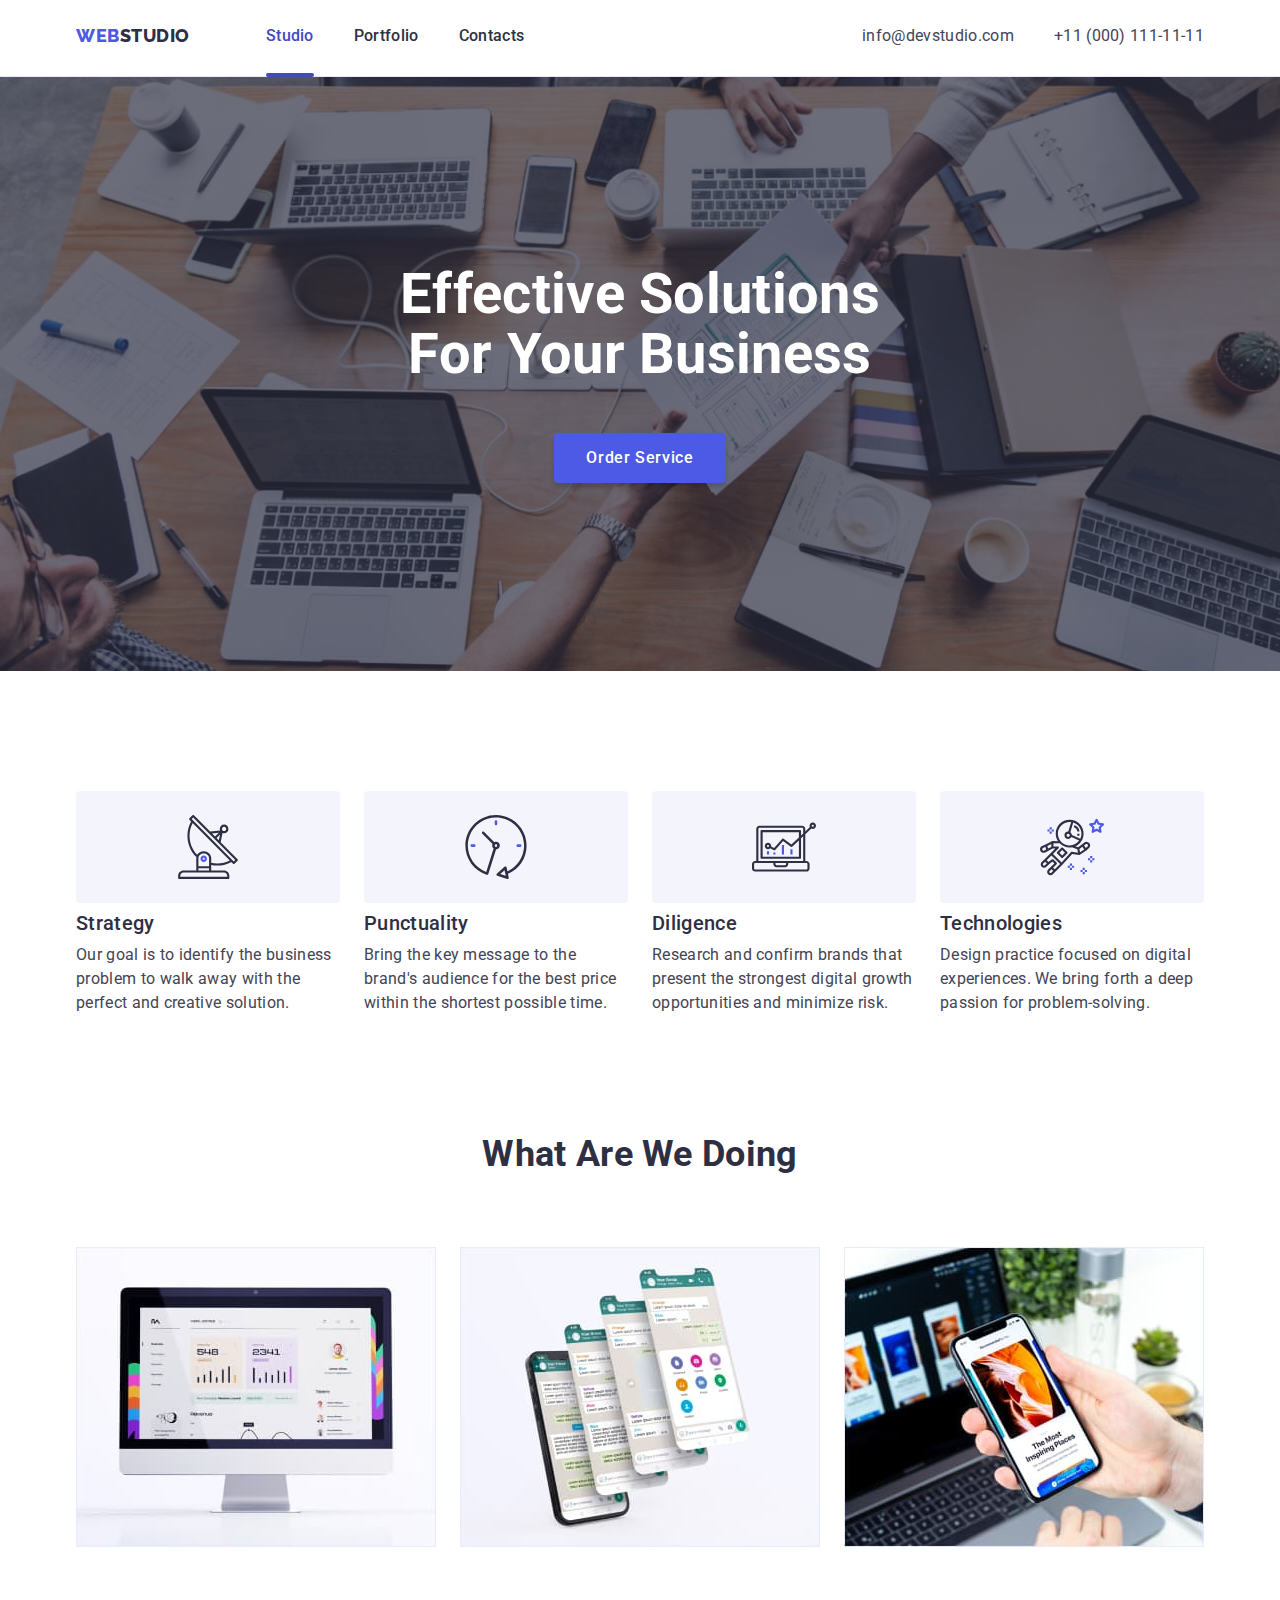
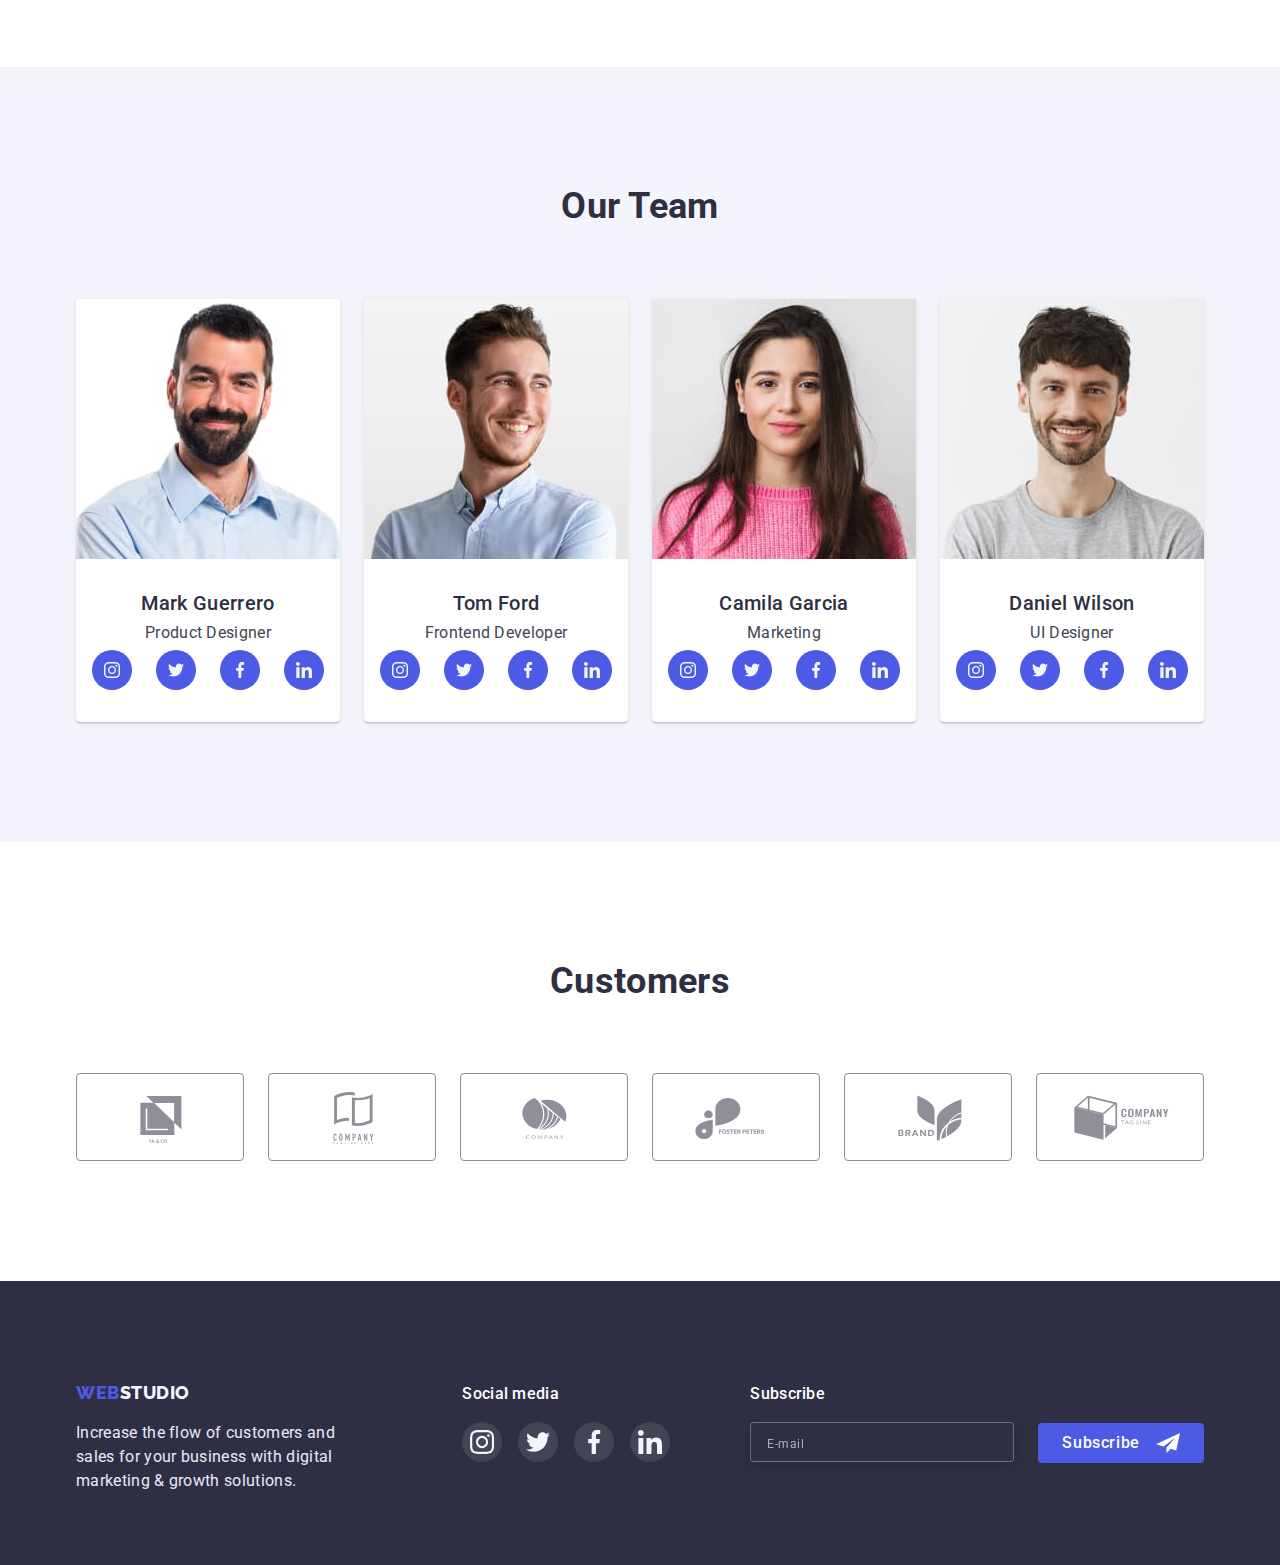
<file: index.html>
<!DOCTYPE html>
<html lang="en">
  <head>
    <meta charset="UTF-8" />
    <meta http-equiv="X-UA-Compatible" content="IE=edge" />
    <meta name="viewport" content="width=device-width, initial-scale=1.0" />
    <title>Webstudio</title>
    <link
      href="https://fonts.googleapis.com/css2?family=Raleway:wght@800&family=Roboto:wght@400;500;700;900&display=swap"
      rel="stylesheet"
    />
    <link rel="preconnect" href="https://fonts.googleapis.com" />
    <link rel="preconnect" href="https://fonts.gstatic.com" crossorigin />

    <link
      rel="stylesheet"
      href="https://cdn.jsdelivr.net/npm/modern-normalize@1.1.0/modern-normalize.min.css"
    />
    <link rel="stylesheet" href="./css/styles.css" />
  </head>
  <body>
    <!-- HEADER -->
    <header class="header">
      <div class="container page-header-container">
        <nav class="page-nav">
          <a class="link logo" href="./index.html"
            ><span class="logo-left-part">Web</span
            ><span class="logo-right-part">Studio</span>
          </a>
          <ul class="list menu">
            <li class="menu-item">
              <a class="link menu-link active" href="./index.html">Studio</a>
            </li>
            <li class="menu-item">
              <a class="link menu-link" href="./portfolio.html">Portfolio</a>
            </li>
            <li class="menu-item">
              <a class="link menu-link" href="">Contacts</a>
            </li>
          </ul>
        </nav>
        <button type="button" class="mobile-menu-open js-open-menu">
          <svg width="32" height="22">
            <use href="./images/icons.svg#burger-icon"></use>
          </svg>
        </button>
        <address class="address">
          <ul class="list page-address">
            <li class="address-item">
              <a class="link contact-mail" href="mailto:info@devstudio.com"
                >info@devstudio.com</a
              >
            </li>
            <li class="address-item">
              <a class="link contact-phone-num" href="tel:+110001111111"
                >+11 (000) 111-11-11</a
              >
            </li>
          </ul>
        </address>
      </div>
      <div class="mobile-menu js-menu-container">
        <button type="button" class="mobile-menu__close-btn js-close-menu">
          <svg width="8" height="8" class="mobile-menu__close-btn-icon">
            <use href="./images/icons.svg#close-modal"></use>
          </svg>
        </button>
        <ul class="mobile-menu-list list">
          <li><a class="mobile-menu-link link" href="./index.html">Studio</a></li>
          <li>
            <a class="mobile-menu-link link" href="./portfolio.html">Portfolio</a>
          </li>
          <li>
           <a class="mobile-menu-link link mobile-menu-link-contacts" href="">Contacts</a>
          </li>
        </ul>
        <ul class="mobile-menu-contacts-list list">
          <li>
            <a class="mobile-menu-contact-phone link" href="tel:+110001111111"
              >+11 (000) 111-11-11</a
            >
          </li>
          <li>
            <a
              class="mobile-menu-contact-mail link"
              href="mailto:info@devstudio.com"
              >info@devstudio.com</a
            >
          </li>
        </ul>
        <ul class="mobile-menu-social-list list">
          <li>
            <a href="" class="mobile-menu-social-link">
              <svg width="24" height="24">
                <use href="./images/icons.svg#instagram"></use>
              </svg>
            </a>
          </li>
          <li>
            <a href="" class="mobile-menu-social-link">
              <svg width="24" height="24">
                <use href="./images/icons.svg#twitter"></use>
              </svg>
            </a>
          </li>
          <li>
            <a href="" class="mobile-menu-social-link">
              <svg width="24" height="24">
                <use href="./images/icons.svg#facebook"></use>
              </svg>
            </a>
          </li>
          <li>
            <a href="" class="mobile-menu-social-link">
              <svg width="24" height="24">
                <use href="./images/icons.svg#linkedin"></use>
              </svg>
            </a>
          </li>
        </ul>
      </div>
    </header>
    <!-- -- -- -- -- -- -- --  MAIN CONTENT -- -- -- -- -- -- -- -- -->
    <main>
      <!-- HERO SECTION -->
      <section class="section hero-section">
        <div class="container">
          <h1 class="hero-title">Effective Solutions for Your Business</h1>
          <button data-modal-open class="order-button" type="button">
            Order Service
          </button>
        </div>
      </section>
      <!-- FEATURES SECTION-->
      <section class="section feature-section">
        <div class="container">
          <h2 class="features-title">Features</h2>
          <ul class="list features">
           
              
              <li class="feature">
                <div class="feature-item">
                  <svg width="64" height="64" class="feature-icon">
                    <use href="./images/icons.svg#antenna"></use>
                  </svg>
                </div>
                <h3 class="feature-title">Strategy</h3>
                <p class="feature-description">
                  Our goal is to identify the business problem to walk away with
                  the perfect and creative solution.
                </p>
              </li>
              <li class="feature">
                <div class="feature-item">
                  <svg width="64" height="64" class="feature-icon">
                    <use href="./images/icons.svg#clock"></use>
                  </svg>
                </div>
                <h3 class="feature-title">Punctuality</h3>
                <p class="feature-description">
                  Bring the key message to the brand's audience for the best
                  price within the shortest possible time.
                </p>
              </li>
           

          
              
              <li class="feature">
                <div class="feature-item">
                  <svg width="64" height="64" class="feature-icon">
                    <use href="./images/icons.svg#diagram"></use>
                  </svg>
                </div>
                <h3 class="feature-title">Diligence</h3>
                <p class="feature-description">
                  Research and confirm brands that present the strongest digital
                  growth opportunities and minimize risk.
                </p>
              </li>
              <li class="feature">
                <div class="feature-item">
                  <svg width="64" height="64" class="feature-icon">
                    <use href="./images/icons.svg#astronaut"></use>
                  </svg>
                </div>
                <h3 class="feature-title">Technologies</h3>
                <p class="feature-description">
                  Design practice focused on digital experiences. We bring forth
                  a deep passion for problem-solving.
                </p>
              </li>
            
          </ul>
        </div>
      </section>
      <!-- SERVICES SECTION -->
      <section class="services-section section">
        <div class="container">
          <h2 class="services-title">What are we doing</h2>
          <ul class="list servieces">
            <li class="service">
              <img
                srcset="./images/desc/img1@2x.jpg 2x"
                src="./images/desc/img1@1x.jpg"
                alt="Program on the computer"
                width="360"
                height="300"
              />
            </li>
            <li class="service">
              <img
                srcset="./images/desc/img2@2x.jpg 2x"
                src="./images/desc/img2@1x.jpg"
                alt="Program on the smartphone"
                width="360"
                height="300"
              />
            </li>
            <li class="service">
              <img
                srcset="./images/desc/img3@2x.jpg 2x"
                src="./images/desc/img3@1x.jpg"
                alt="The same programe on the laptop and on the smartphone"
                width="360"
                height="300"
              />
            </li>
          </ul>
        </div>
      </section>
      <!-- TEAM SECTION -->
      <section class="team-section section">
        <div class="container">
          <h2 class="team-title sub-title">Our team</h2>
          <ul class="teammates list">
              <li class="teammate-card">
                <img
                  srcset="./images/teamcard1@2x.jpg 2x"
                  src="./images/teamcard1.jpg"
                  alt="First teammate"
                  width="264"
                  height="260"
                />
                <div class="teammate-card-description">
                  <h3 class="teammate-name">Mark Guerrero</h3>
                  <p class="teammate-trade">Product Designer</p>
                  <ul class="social-list list">
                    <li class="social-list-item">
                      <a href="" class="social-list-link">
                        <svg class="social-list-icon" width="16" height="16">
                          <use href="./images/icons.svg#instagram"></use>
                        </svg>
                      </a>
                    </li>
                    <li class="social-list-item">
                      <a href="" class="social-list-link">
                        <svg class="social-list-icon" width="16" height="16">
                          <use href="./images/icons.svg#twitter"></use>
                        </svg>
                      </a>
                    </li>
                    <li class="social-list-item">
                      <a href="" class="social-list-link">
                        <svg class="social-list-icon" width="16" height="16">
                          <use href="./images/icons.svg#facebook"></use>
                        </svg>
                      </a>
                    </li>
                    <li class="social-list-item">
                      <a href="" class="social-list-link">
                        <svg class="social-list-icon" width="16" height="16">
                          <use href="./images/icons.svg#linkedin"></use>
                        </svg>
                      </a>
                    </li>
                  </ul>
                </div>
              </li>
              <li class="teammate-card">
                <img
                  srcset="./images/teamcard2@2x.jpg 2x"
                  src="./images/teamcard2.jpg"
                  alt="Second teammate"
                  width="264"
                  height="260"
                />
                <div class="teammate-card-description">
                  <h3 class="teammate-name">Tom Ford</h3>
                  <p class="teammate-trade">Frontend Developer</p>
                  <ul class="social-list list">
                    <li class="social-list-item">
                      <a href="" class="social-list-link">
                        <svg class="social-list-icon" width="16" height="16">
                          <use href="./images/icons.svg#instagram"></use>
                        </svg>
                      </a>
                    </li>
                    <li class="social-list-item">
                      <a href="" class="social-list-link">
                        <svg class="social-list-icon" width="16" height="16">
                          <use href="./images/icons.svg#twitter"></use>
                        </svg>
                      </a>
                    </li>
                    <li class="social-list-item">
                      <a href="" class="social-list-link">
                        <svg class="social-list-icon" width="16" height="16">
                          <use href="./images/icons.svg#facebook"></use>
                        </svg>
                      </a>
                    </li>
                    <li class="social-list-item">
                      <a href="" class="social-list-link">
                        <svg class="social-list-icon" width="16" height="16">
                          <use href="./images/icons.svg#linkedin"></use>
                        </svg>
                      </a>
                    </li>
                  </ul>
                </div>
              </li>
              <li class="teammate-card">
                <img
                  srcset="
                    ./images/teamcard3.jpg    1x,
                    ./images/teamcard3@2x.jpg 2x
                  "
                  src="./images/teamcard3.jpg"
                  alt="Third teammate"
                  width="264"
                  height="260"
                />
                <div class="teammate-card-description">
                  <h3 class="teammate-name">Camila Garcia</h3>
                  <p class="teammate-trade">Marketing</p>
                  <ul class="social-list list">
                    <li class="social-list-item">
                      <a href="" class="social-list-link">
                        <svg class="social-list-icon" width="16" height="16">
                          <use href="./images/icons.svg#instagram"></use>
                        </svg>
                      </a>
                    </li>
                    <li class="social-list-item">
                      <a href="" class="social-list-link">
                        <svg class="social-list-icon" width="16" height="16">
                          <use href="./images/icons.svg#twitter"></use>
                        </svg>
                      </a>
                    </li>
                    <li class="social-list-item">
                      <a href="" class="social-list-link">
                        <svg class="social-list-icon" width="16" height="16">
                          <use href="./images/icons.svg#facebook"></use>
                        </svg>
                      </a>
                    </li>
                    <li class="social-list-item">
                      <a href="" class="social-list-link">
                        <svg class="social-list-icon" width="16" height="16">
                          <use href="./images/icons.svg#linkedin"></use>
                        </svg>
                      </a>
                    </li>
                  </ul>
                </div>
              </li>
              <li class="teammate-card">
                <img
                  srcset="./images/teamcard4@2x.jpg 2x"
                  src="./images/teamcard4.jpg"
                  alt="Fourth teammate"
                  width="264"
                  height="260"
                />
                <div class="teammate-card-description">
                  <h3 class="teammate-name">Daniel Wilson</h3>
                  <p class="teammate-trade">UI Designer</p>
                  <ul class="social-list list">
                    <li class="social-list-item">
                      <a href="" class="social-list-link">
                        <svg class="social-list-icon" width="16" height="16">
                          <use href="./images/icons.svg#instagram"></use>
                        </svg>
                      </a>
                    </li>
                    <li class="social-list-item">
                      <a href="" class="social-list-link">
                        <svg class="social-list-icon" width="16" height="16">
                          <use href="./images/icons.svg#twitter"></use>
                        </svg>
                      </a>
                    </li>
                    <li class="social-list-item">
                      <a href="" class="social-list-link">
                        <svg class="social-list-icon" width="16" height="16">
                          <use href="./images/icons.svg#facebook"></use>
                        </svg>
                      </a>
                    </li>
                    <li class="social-list-item">
                      <a href="" class="social-list-link">
                        <svg class="social-list-icon" width="16" height="16">
                          <use href="./images/icons.svg#linkedin"></use>
                        </svg>
                      </a>
                    </li>
                  </ul>
                </div>
              </li>
          </ul>
        </div>
      </section>
      <!-- CUSTOMERS -->
      <section class="customers-section section">
        <div class="container">
          <h2 class="customers-title">Customers</h2>
          <ul class="list customers-list">
            <li class="customers-item">
              <a href="" class="customer-link">
                <svg class="customer-icon" width="104" height="56">
                  <use href="./images/icons.svg#client-logo-first"></use>
                </svg>
              </a>
            </li>
            <li class="customers-item">
              <a href="" class="customer-link">
                <svg class="customer-icon" width="104" height="56">
                  <use href="./images/icons.svg#client-logo-second"></use>
                </svg>
              </a>
            </li>
            <li class="customers-item">
              <a href="" class="customer-link">
                <svg class="customer-icon" width="104" height="56">
                  <use href="./images/icons.svg#client-logo-third"></use>
                </svg>
              </a>
            </li>
            <li class="customers-item">
              <a href="" class="customer-link">
                <svg class="customer-icon" width="104" height="56">
                  <use href="./images/icons.svg#client-logo-fourth"></use>
                </svg>
              </a>
            </li>
            <li class="customers-item">
              <a href="" class="customer-link">
                <svg class="customer-icon" width="104" height="56">
                  <use href="./images/icons.svg#client-logo-fifth"></use>
                </svg>
              </a>
            </li>
            <li class="customers-item">
              <a href="" class="customer-link">
                <svg class="customer-icon" width="104" height="56">
                  <use href="./images/icons.svg#client-logo-sixth"></use>
                </svg>
              </a>
            </li>
          </ul>
        </div>
      </section>
    </main>
    <!-- FOOTER -->
    <footer class="footer">
      <div class="container footer-logo">
        <div class="footer-wrap">
          <a class="link logo-footer logo" href="./index.html"
            ><span class="logo-left-part">Web</span
            ><span class="logo-right-part footer-right-part-logo">Studio</span>
          </a>
          <p class="footer-description">
            Increase the flow of customers and sales for your business with
            digital marketing & growth solutions.
          </p>
        </div>
        <div class="footer-social">
          <p class="footer-social-title">Social media</p>
          <ul class="footer-social-list list">
            <li class="social-list-item">
              <a class="footer-social-link" href="" target="_blank">
                <svg width="24px" height="24px">
                  <use href="./images/icons.svg#instagram"></use>
                </svg>
              </a>
            </li>
            <li class="social-list-item">
              <a class="footer-social-link" href="" target="_blank">
                <svg width="24px" height="24px">
                  <use href="./images/icons.svg#twitter"></use></svg
              ></a>
            </li>
            <li class="social-list-item">
              <a class="footer-social-link" href="" target="_blank">
                <svg width="24px" height="24px">
                  <use href="./images/icons.svg#facebook"></use></svg
              ></a>
            </li>
            <li class="social-list-item">
              <a class="footer-social-link" href="" target="_blank">
                <svg width="24px" height="24px">
                  <use href="./images/icons.svg#linkedin"></use></svg
              ></a>
            </li>
          </ul>
        </div>
        <div class="footer-subscribe-form">
          <p class="subscribe-form-title">Subscribe</p>
          <form class="footer-form">
            <input
              type="email"
              class="subscribe-form-input"
              name="user_subscribe_email"
              placeholder="E-mail"
              required
            />

            <button class="subscribe-form-submit" type="submit">
              Subscribe

              <svg width="24" height="24" class="subscribe-form-icon">
                <use href="./images/icons.svg#subscribe"></use>
              </svg>
            </button>
          </form>
        </div>
      </div>
    </footer>
    <!-- MODAL -->
    <div data-modal class="backdrop is-hidden">
      <div class="modal">
        <button type="button" data-modal-close class="modal-close-btn">
          <svg class="modal-close-btn-icon" width="8" height="8">
            <use href="./images/icons.svg#close-modal"></use>
          </svg>
        </button>
        <p class="modal-title">Leave your contacts and we will call you back</p>
        <form class="modal-form">
          <label class="modal-form-field">
            <span class="modal-form-input-desc">Name</span>
            <span class="modal-form-input-wraper">
              <input
                class="modal-form-input"
                type="text"
                name="user_name"
                required
                pattern="[a-zA-Zа-яА-яіІїЇ]+" />
              <span class="modal-form-input-icon">
                <svg width="18" height="24">
                  <use href="./images/icons.svg#person"></use>
                </svg> </span
            ></span>
          </label>
          <label class="modal-form-field">
            <span class="modal-form-input-desc">Phone</span>
            <span class="modal-form-input-wraper">
              <input
                class="modal-form-input"
                type="tel"
                name="user_phone"
                required
                pattern="[0-9]{3}-[0-9]{3}-[0-9]{2}-[0-9]{2}"
                title="xxx-xxx-xx-xx" />
              <span class="modal-form-input-icon">
                <svg width="18" height="24">
                  <use href="./images/icons.svg#phone"></use>
                </svg> </span
            ></span>
          </label>
          <label class="modal-form-field">
            <span class="modal-form-input-desc">Email</span>
            <span class="modal-form-input-wraper">
              <input
                class="modal-form-input"
                type="email"
                name="user_email"
                required />
              <span class="modal-form-input-icon">
                <svg width="18" height="24">
                  <use href="./images/icons.svg#email"></use>
                </svg> </span
            ></span>
          </label>
          <label>
            <span class="modal-form-input-desc">Comment</span>
            <textarea
              class="modal-form-comment"
              name="user_comment"
              placeholder="Text input"
            ></textarea>
          </label>
          <input
            id="user-policy"
            type="checkbox"
            class="modal-form-check visually-hidden"
            name="user_policy"
            required
          />
          <label for="user-policy" class="modal-form-check-desc"
            >I accept the terms and conditions of the&nbsp;
            <a class="privacy-policy-link" href="">Privacy Policy</a>
          </label>
          <button type="submit" class="modal-form-submit">Send</button>
        </form>
      </div>
    </div>
    <script src="./js/mobile-menu.js"></script>
    <script src="./js/modal.js"></script>
  </body>
</html>
</file>
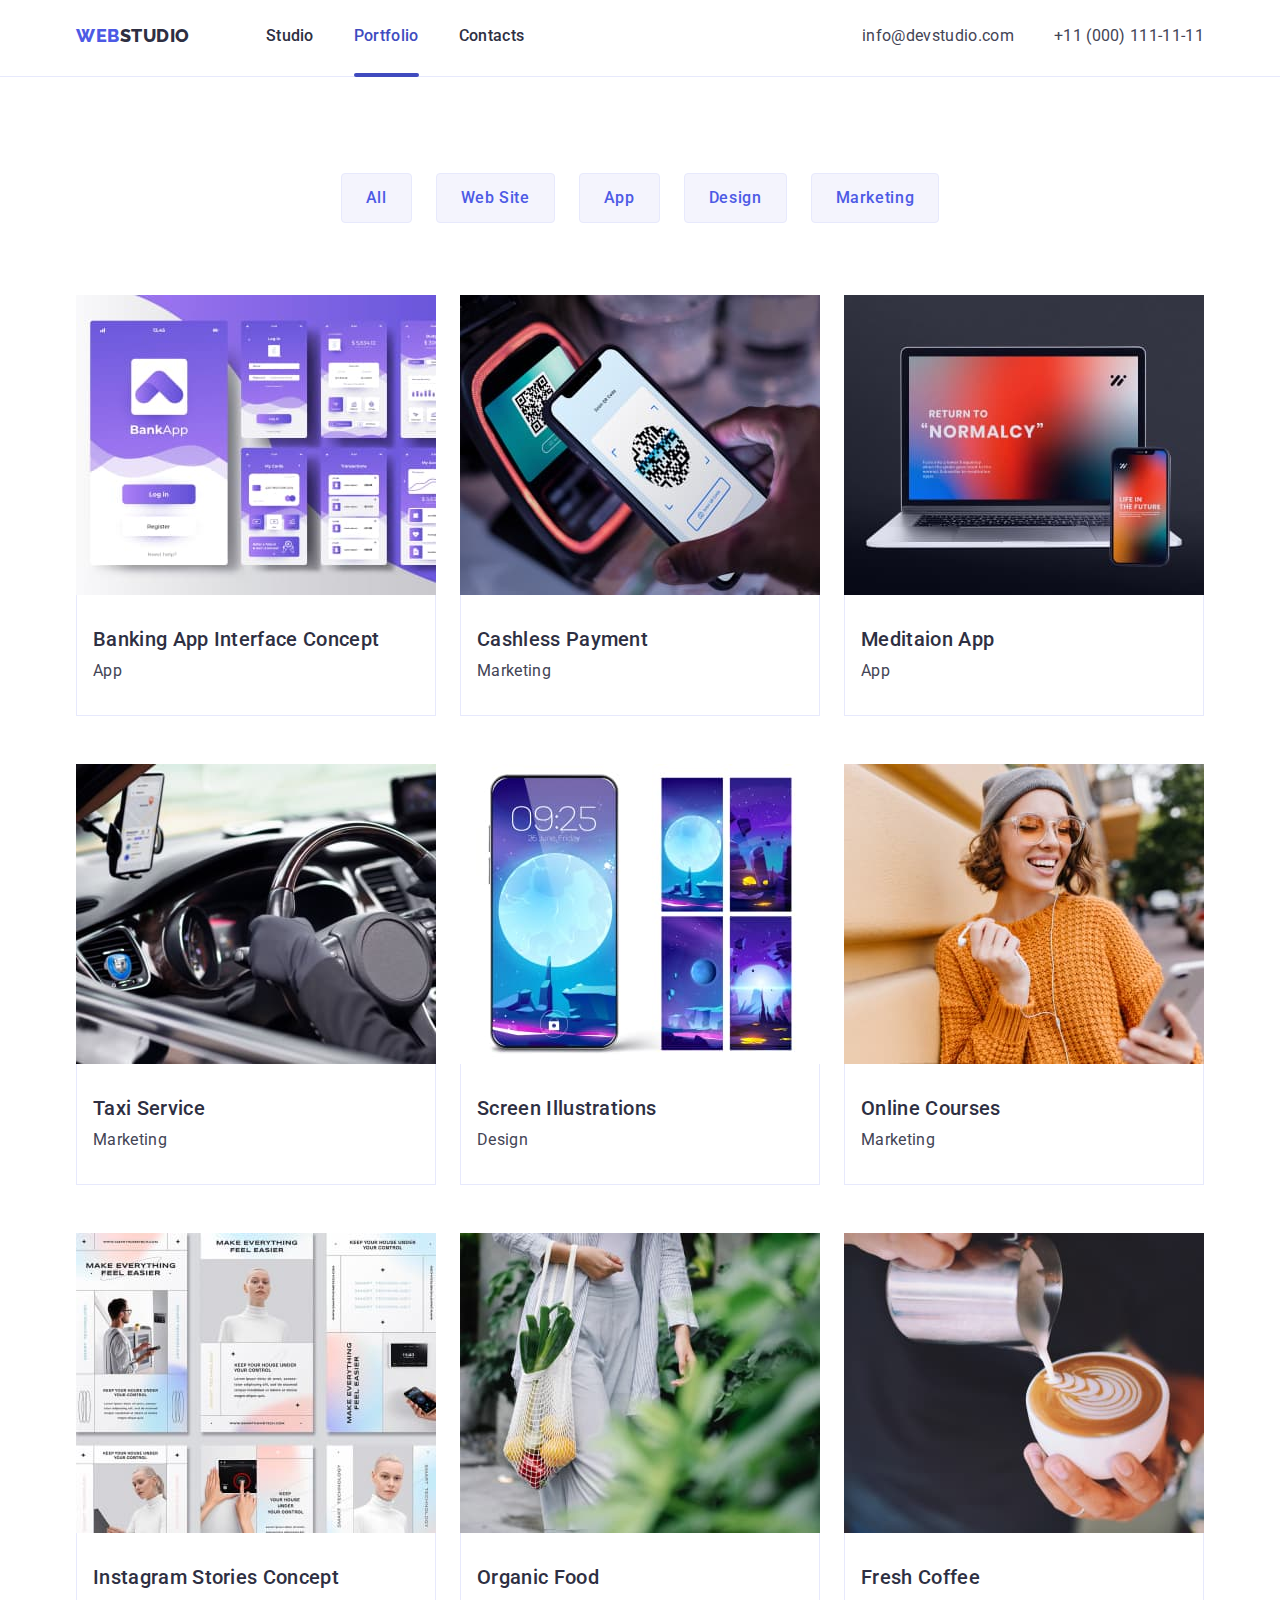
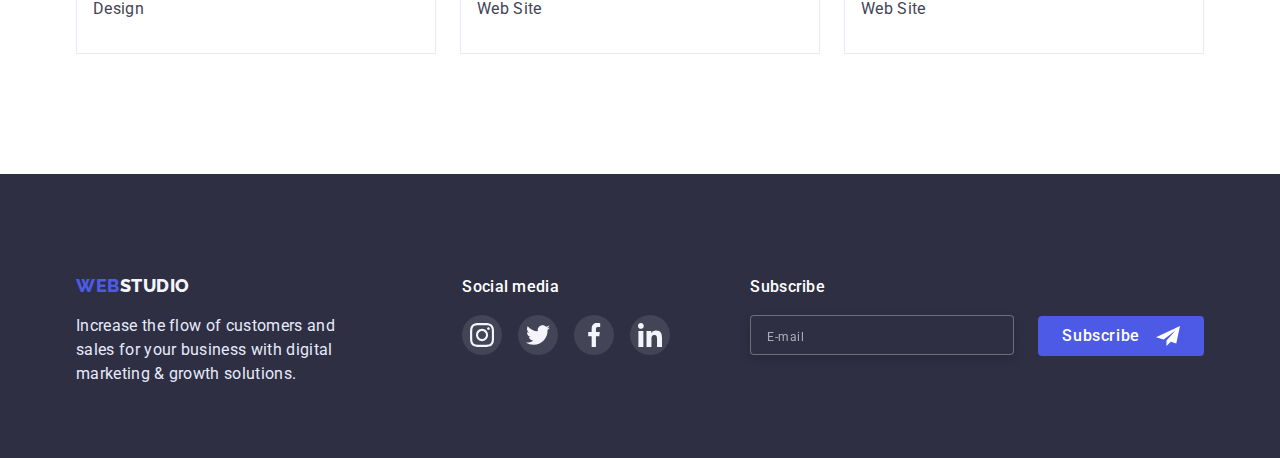
<file: portfolio.html>
<!DOCTYPE html>
<html lang="en">
  <head>
    <meta charset="UTF-8" />
    <meta http-equiv="X-UA-Compatible" content="IE=edge" />
    <meta name="viewport" content="width=device-width, initial-scale=1.0" />
    <title>Webstudio</title>
    <link
      href="https://fonts.googleapis.com/css2?family=Raleway:wght@800&family=Roboto:wght@400;500;700;900&display=swap"
      rel="stylesheet"
    />
    <link rel="preconnect" href="https://fonts.googleapis.com" />
    <link rel="preconnect" href="https://fonts.gstatic.com" crossorigin />

    <link
      rel="stylesheet"
      href="https://cdn.jsdelivr.net/npm/modern-normalize@1.1.0/modern-normalize.min.css"
    />
    <link rel="stylesheet" href="./css/styles.css" />
  </head>
  <body>
    <!-- HEADER -->
    <header class="header">
      <div class="container page-header-container">
        <nav class="page-nav">
          <a class="link logo" href="./index.html"
            ><span class="logo-left-part">Web</span
            ><span class="logo-right-part">Studio</span>
          </a>
          <ul class="list menu">
            <li class="menu-item">
              <a class="link menu-link" href="./index.html">Studio</a>
            </li>
            <li class="menu-item">
              <a class="link menu-link active" href="./portfolio.html">Portfolio</a>
            </li>
            <li class="menu-item">
              <a class="link menu-link" href="">Contacts</a>
            </li>
          </ul>
        </nav>
        <button type="button" class="mobile-menu-open js-open-menu">
          <svg width="32" height="22">
            <use href="./images/icons.svg#burger-icon"></use>
          </svg>
        </button>
        <address class="address">
          <ul class="list page-address">
            <li class="address-item">
              <a class="link contact-mail" href="mailto:info@devstudio.com"
                >info@devstudio.com</a
              >
            </li>
            <li class="address-item">
              <a class="link contact-phone-num" href="tel:+110001111111"
                >+11 (000) 111-11-11</a
              >
            </li>
          </ul>
        </address>
      </div>
      <div class="mobile-menu js-menu-container">
        <button type="button" class="mobile-menu__close-btn js-close-menu">
          <svg width="8" height="8" class="mobile-menu__close-btn-icon">
            <use href="./images/icons.svg#close-modal"></use>
          </svg>
        </button>
        <ul class="mobile-menu-list list">
          <li><a class="mobile-menu-link link" href="./index.html">Studio</a></li>
          <li>
            <a class="mobile-menu-link link" href="./portfolio.html">Portfolio</a>
          </li>
          <li>
           <a class="mobile-menu-link link mobile-menu-link-contacts" href="">Contacts</a>
          </li>
        </ul>
        <ul class="mobile-menu-contacts-list list">
          <li>
            <a class="mobile-menu-contact-phone link" href="tel:+110001111111"
              >+11 (000) 111-11-11</a
            >
          </li>
          <li>
            <a
              class="mobile-menu-contact-mail link"
              href="mailto:info@devstudio.com"
              >info@devstudio.com</a
            >
          </li>
        </ul>
        <ul class="mobile-menu-social-list list">
          <li>
            <a href="" class="mobile-menu-social-link">
              <svg width="24" height="24">
                <use href="./images/icons.svg#instagram"></use>
              </svg>
            </a>
          </li>
          <li>
            <a href="" class="mobile-menu-social-link">
              <svg width="24" height="24">
                <use href="./images/icons.svg#twitter"></use>
              </svg>
            </a>
          </li>
          <li>
            <a href="" class="mobile-menu-social-link">
              <svg width="24" height="24">
                <use href="./images/icons.svg#facebook"></use>
              </svg>
            </a>
          </li>
          <li>
            <a href="" class="mobile-menu-social-link">
              <svg width="24" height="24">
                <use href="./images/icons.svg#linkedin"></use>
              </svg>
            </a>
          </li>
        </ul>
      </div>
    </header>
    <section class="portfolio-section">
      <div class="container">
        <h1 class="portfolio-title">Portfolio</h1>
        <ul class="list filter-buttons">
          <li><button class="filter-button" type="button">All</button></li>
          <li><button class="filter-button" type="button">Web Site</button></li>
          <li><button class="filter-button" type="button">App</button></li>
          <li><button class="filter-button" type="button">Design</button></li>
          <li>
            <button class="filter-button" type="button">Marketing</button>
          </li>
        </ul>

        <ul class="list projects-list">
          <li class="project-item">
            <a href="" class="project-list-link link">
              <div class="project-list-wraper">
                <img
                  srcset="./images/desc/img-1@2x.jpg 2x"
                  src="./images/desc/img-1@1x.jpg"
                  alt="App for online-banking"
                  width="360"
                  height="300"
                  class="project-picture"
                />
                <p class="overlay">
                  14 Stylish and User-Friendly App Design Concepts · Task
                  Manager App · Calorie Tracker App · Exotic Fruit Ecommerce App
                  · Cloud Storage App
                </p>
              </div>
              <div class="project-description">
                <h3 class="project-img-title">Banking App Interface Concept</h3>
                <p class="project-type">App</p>
              </div></a
            >
          </li>
          <li class="project-item">
            <a href="" class="project-list-link link">
              <div class="project-list-wraper">
                <img
                  srcset="./images/desc/img-2@2x.jpg 2x"
                  class="project-img"
                  src="./images/desc/img-2@1x.jpg"
                  alt="Payment with QR-code"
                  width="360"
                  height="300"
                />
                <p class="overlay">
                  14 Stylish and User-Friendly App Design Concepts · Task
                  Manager App · Calorie Tracker App · Exotic Fruit Ecommerce App
                  · Cloud Storage App
                </p>
              </div>
              <div class="project-description">
                <h3 class="project-img-title">Cashless Payment</h3>
                <p class="project-type">Marketing</p>
              </div></a
            >
          </li>
          <li class="project-item">
            <a href="" class="project-list-link link">
              <div class="project-list-wraper">
                <img
                  srcset="./images/desc/img-3@2x.jpg 2x"
                  class="project-img"
                  src="./images/desc/img-3@1x.jpg"
                  alt="App for meditation"
                  width="360"
                  height="300"
                />
                <p class="overlay">
                  14 Stylish and User-Friendly App Design Concepts · Task
                  Manager App · Calorie Tracker App · Exotic Fruit Ecommerce App
                  · Cloud Storage App
                </p>
              </div>
              <div class="project-description">
                <h3 class="project-img-title">Meditaion App</h3>
                <p class="project-type">App</p>
              </div></a
            >
          </li>
          <li class="project-item">
            <a href="" class="project-list-link link">
              <div class="project-list-wraper">
                <img
                  srcset="./images/desc/img-4@2x.jpg 2x"
                  class="project-img"
                  src="./images/desc/img-4@1x.jpg"
                  alt="Driver with taxi app"
                  width="360"
                  height="300"
                />
                <p class="overlay">
                  14 Stylish and User-Friendly App Design Concepts · Task
                  Manager App · Calorie Tracker App · Exotic Fruit Ecommerce App
                  · Cloud Storage App
                </p>
              </div>
              <div class="project-description">
                <h3 class="project-img-title">Taxi Service</h3>
                <p class="project-type">Marketing</p>
              </div></a
            >
          </li>
          <li class="project-item">
            <a href="" class="project-list-link link">
              <div class="project-list-wraper">
                <img
                  srcset="./images/desc/img-5@2x.jpg 2x"
                  class="project-img"
                  src="./images/desc/img-5@1x.jpg"
                  alt="Wallpapers on the smartphone"
                  width="360"
                  height="300"
                />
                <p class="overlay">
                  14 Stylish and User-Friendly App Design Concepts · Task
                  Manager App · Calorie Tracker App · Exotic Fruit Ecommerce App
                  · Cloud Storage App
                </p>
              </div>
              <div class="project-description">
                <h3 class="project-img-title">Screen Illustrations</h3>
                <p class="project-type">Design</p>
              </div></a
            >
          </li>
          <li class="project-item">
            <a href="" class="project-list-link link">
              <div class="project-list-wraper">
                <img
                  srcset="./images/desc/img-6@2x.jpg 2x"
                  class="project-img"
                  src="./images/desc/img-6@1x.jpg"
                  alt="Walking girl with headphones"
                  width="360"
                  height="300"
                />
                <p class="overlay">
                  14 Stylish and User-Friendly App Design Concepts · Task
                  Manager App · Calorie Tracker App · Exotic Fruit Ecommerce App
                  · Cloud Storage App
                </p>
              </div>
              <div class="project-description">
                <h3 class="project-img-title">Online Courses</h3>
                <p class="project-type">Marketing</p>
              </div></a
            >
          </li>
          <li class="project-item">
            <a href="" class="project-list-link link">
              <div class="project-list-wraper">
                <img
                  srcset="./images/desc/img-7@2x.jpg 2x"
                  class="project-img"
                  src="./images/desc/img-7@1x.jpg"
                  alt="Conceptions for instagram"
                  width="360"
                  height="300"
                />
                <p class="overlay">
                  14 Stylish and User-Friendly App Design Concepts · Task
                  Manager App · Calorie Tracker App · Exotic Fruit Ecommerce App
                  · Cloud Storage App
                </p>
              </div>
              <div class="project-description">
                <h3 class="project-img-title">Instagram Stories Concept</h3>
                <p class="project-type">Design</p>
              </div></a
            >
          </li>
          <li class="project-item">
            <a href="" class="project-list-link link">
              <div class="project-list-wraper">
                <img
                  srcset="./images/desc/img-8@2x.jpg 2x"
                  class="project-img"
                  src="./images/desc/img-8@1x.jpg"
                  alt="Bag with green"
                  width="360"
                  height="300"
                />
                <p class="overlay">
                  14 Stylish and User-Friendly App Design Concepts · Task
                  Manager App · Calorie Tracker App · Exotic Fruit Ecommerce App
                  · Cloud Storage App
                </p>
              </div>
              <div class="project-description">
                <h3 class="project-img-title">Organic Food</h3>
                <p class="project-type">Web Site</p>
              </div></a
            >
          </li>
          <li class="project-item">
            <a href="" class="project-list-link link">
              <div class="project-list-wraper">
                <img
                  srcset="./images/desc/img-9@2x.jpg 2x"
                  class="project-img"
                  src="./images/desc/img-9@1x.jpg"
                  alt="A cup of coffee"
                  width="360"
                  height="300"
                />
                <p class="overlay">
                  14 Stylish and User-Friendly App Design Concepts · Task
                  Manager App · Calorie Tracker App · Exotic Fruit Ecommerce App
                  · Cloud Storage App
                </p>
              </div>
              <div class="project-description">
                <h3 class="project-img-title">Fresh Coffee</h3>
                <p class="project-type">Web Site</p>
              </div></a
            >
          </li>
        </ul>
      </div>
    </section>
    <!-- FOOTER -->
    <footer class="footer">
      <div class="container footer-logo">
        <div class="footer-wrap">
          <a class="link logo" href="./index.html"
            ><span class="logo-left-part">Web</span
            ><span class="logo-right-part footer-right-part-logo">Studio</span>
          </a>
          <p class="footer-description">
            Increase the flow of customers and sales for your business with
            digital marketing & growth solutions.
          </p>
        </div>
        <div class="footer-social">
          <p class="footer-social-title">Social media</p>
          <ul class="footer-social-list list">
            <li class="social-list-item">
              <a class="footer-social-link" href="" target="_blank">
                <svg width="24px" height="24px">
                  <use href="./images/icons.svg#instagram"></use>
                </svg>
              </a>
            </li>
            <li class="social-list-item">
              <a class="footer-social-link" href="" target="_blank">
                <svg width="24px" height="24px">
                  <use href="./images/icons.svg#twitter"></use></svg
              ></a>
            </li>
            <li class="social-list-item">
              <a class="footer-social-link" href="" target="_blank">
                <svg width="24px" height="24px">
                  <use href="./images/icons.svg#facebook"></use></svg
              ></a>
            </li>
            <li class="social-list-item">
              <a class="footer-social-link" href="" target="_blank">
                <svg width="24px" height="24px">
                  <use href="./images/icons.svg#linkedin"></use></svg
              ></a>
            </li>
          </ul>
        </div>
        <div class="footer-subscribe-form">
          <p class="subscribe-form-title">Subscribe</p>
          <form class="footer-form">
            <input
              type="email"
              class="subscribe-form-input"
              name="user_subscribe_email"
              placeholder="E-mail"
              required
            />

            <button class="subscribe-form-submit" type="submit">
              Subscribe
              <svg width="24" height="24" class="subscribe-form-icon">
                <use href="./images/icons.svg#subscribe"></use>
              </svg>
            </button>
          </form>
        </div>
      </div>
    </footer>
    <script src="./js/mobile-menu.js"></script>
  </body>
</html>
</file>
<file: css/styles.css>
:root {
  --primary-font: "Roboto", sans-serif;
  --secondary-font: "Raleway", sans-serif;
  --primary-color: #2e2f42;
  --secondary-color: #434455;
  --active-color: #404bbf;
  --accent-color: #ffffff;
  --light-color: #e7e9fc;
  --transition-duration-and-fun: 250ms cubic-bezier(0.4, 0, 0.2, 1);
  --modal-form-color: #fcfcfc;
}

/* +++++++++++++++++++++++++++++++ ALL +++++++++++++++++++++++++++++ */

.list {
  list-style: none;
}

.link {
  text-decoration: none;
  font-style: normal;
}

body {
  font-family: var(--primary-font);
  letter-spacing: 0.02em;

  margin: 0;

  background-color: var(--accent-color);
  color: var(--primary-color);
}

button {
  cursor: pointer;
}

h1,
h2,
h3,
h4,
p {
  margin-top: 0;
  margin-bottom: 0;
}

ul {
  margin-top: 0;
  margin-bottom: 0;
  padding-left: 0;
}

img {
  display: block;
}

/* .section {
  padding-top: 120px;
  padding-bottom: 120px;
} */
.mobile-menu-open {
  border: none;
  background-color: var(--accent-color);
}
.mobile-menu {
  position: fixed;
  display: flex;
  flex-direction: column;
  justify-content: space-between;
  width: 100vw;
  height: 100vh;
  top: 0;
  left: 0;
  padding-top: 80px;
  padding-left: 40px;
  padding-bottom: 40px;
  z-index: 1000;
  background-color: var(--accent-color);
  box-shadow: 0 0 0 100vmax rgb(red, green, blue);
  opacity: 0;
  visibility: hidden;
  pointer-events: none;

  transition: opacity var(--transition-duration-and-fun),
    visibility var(--transition-duration-and-fun);
}
.mobile-menu.is-open {
  opacity: 1;
  visibility: visible;
  pointer-events: auto;
}
.mobile-menu__close-btn {
  display: flex;
  justify-content: center;
  align-items: center;
  position: absolute;
  top: 40px;
  right: 70px;
  background-color: var(--light-color);
  border: 1px solid rgba(0, 0, 0, 0.1);
  padding: 0;
  border-radius: 50%;
  width: 24px;
  height: 24px;

  transition: background-color var(--transition-duration-and-fun);
}
.mobile-menu-list {
  display: flex;
  flex-direction: column;
  gap: 40px;
  
}
.mobile-menu-link {
  font-weight: 700;
  font-size: 36px;
  line-height: 1.11;

  color: var(--primary-color);
  transition: color var(--transition-duration-and-fun);
}
.mobile-menu-link:hover,
.mobile-menu-link:focus {
  color: var(--active-color);
}
.mobile-menu-contacts-list {
  display: flex;
  flex-direction: column;
  gap: 40px;
  justify-content: center;
}
.mobile-menu-link-contacts {
  color: var(--active-color);
}
.mobile-menu-link-contact-phone {
  color: #4d5ae5;
}
.mobile-menu-contact-mail {
  color: var(--primary-color);
  font-weight: 500;
  font-size: 20px;
  line-height: 1.2;
}
.mobile-menu-contact-phone {
  font-weight: 700;
  font-size: 36px;
  line-height: 1.11;
  color: #4d5ae5;
}
.mobile-menu-social-list {
  display: flex;
  gap: 56px;
}
.mobile-menu-social-link {
  background-color: #4d5ae5;
  display: flex;
  justify-content: center;
  align-items: center;
  width: 40px;
  height: 40px;
  border-radius: 50%;
}
.backdrop {
  position: fixed;
  left: 0;
  top: 0;
  width: 100%;
  height: 100%;
  background-color: rgba(46, 47, 66, 0.4);
  z-index: 100;

  transition: opacity var(--transition-duration-and-fun);
}

.backdrop.is-hidden {
  opacity: 0;
  visibility: hidden;
  pointer-events: none;
}

.modal {
  position: relative;
  position: absolute;
  top: 50%;
  left: 50%;
  transform: translate(-50%, -50%);
  width: 392px;
  min-height: 586px;
  background-color: var(--modal-form-color);
  box-shadow: 0px 1px 1px rgba(0, 0, 0, 0.14), 0px 1px 3px rgba(0, 0, 0, 0.12),
    0px 2px 1px rgba(0, 0, 0, 0.2);
  border-radius: 4px;

  padding: 72px 24px 24px 24px;
}

.modal-close-btn {
  display: flex;
  justify-content: center;
  align-items: center;
  position: absolute;

  top: 24px;
  right: 24px;

  background-color: var(--light-color);
  border: 1px solid rgba(0, 0, 0, 0.1);
  padding: 0;
  border-radius: 50%;
  width: 24px;
  height: 24px;

  transition: background-color var(--transition-duration-and-fun);
}

.modal-close-btn-icon {
  transition: fill var(--transition-duration-and-fun);
}

.modal-close-btn:hover,
.modal-close-btn:focus {
  background-color: var(--active-color);
  fill: var(--accent-color);
}

.modal-title {
  font-weight: 500;
  font-size: 16px;
  line-height: 1.5;
  text-align: center;
  margin-bottom: 16px;
}

/* ===== == = == Modal form ==== = == = == */

.modal-form {
  display: flex;
  flex-direction: column;
  width: 360px;
}

.modal-form-field {
  line-height: 0;
}

.modal-form-input {
  width: 100%;
  height: 40px;

  padding-left: 38px;
  margin-bottom: 8px;

  border: 1px solid rgba(33, 33, 33, 0.2);
  border-radius: 4px;

  transition: border-color var(--transition-duration-and-fun);
}

.modal-form-input:focus {
  border-color: var(--active-color);
  outline: none;
}

.modal-form-input-desc {
  display: block;
  font-size: 12px;
  line-height: 1.67;
  letter-spacing: 0.01em;

  margin-bottom: 4px;

  color: #8e8f99;
}

.modal-form-comment {
  resize: none;
  width: 100%;
  height: 120px;
  padding-left: 16px;
  padding-top: 8px;
  margin-bottom: 4px;

  font-size: 12px;
  line-height: 1.33;

  letter-spacing: 0.04em;

  border: 1px solid rgba(33, 33, 33, 0.2);
  border-radius: 4px;
  transition: border-color var(--transition-duration-and-fun);
}

.modal-form-comment:focus {
  border-color: var(--active-color);
  outline: none;
}

.modal-form-comment::placeholder {
  font-size: 12px;
  line-height: 1.33;

  letter-spacing: 0.04em;

  color: rgba(117, 117, 117, 0.5);
}

.modal-form-input-wraper {
  position: relative;
}

.modal-form-input-icon {
  position: absolute;
  top: 57%;
  left: -5px;
  transform: translate(100%, -50%);

  transition: fill var(--transition-duration-and-fun);
}

.modal-form-input:focus + .modal-form-input-icon {
  fill: var(--active-color);
}

.privacy-policy-link {
  font-style: normal;
  font-size: 12px;
  line-height: 1.33;

  letter-spacing: 0.04em;
  color: #4d5ae5;
}

.modal-form-check-desc {
  display: flex;
  justify-content: center;
  align-items: center;
  margin-right: 8px;
  margin-bottom: 24px;

  font-size: 12px;
  line-height: 1.33;

  letter-spacing: 0.04em;
  color: #757575;
}

.modal-form-check-desc::before {
  display: block;
  content: "";
  width: 16px;
  height: 16px;
  border: 1.25px solid var(--primary-color);
  border-radius: 2px;

  margin-right: 8px; 
/* margin-bottom: 24px; */

 cursor: pointer;
  transition: border-color var(--transition-duration-and-fun);
}

.modal-form-check:checked + .modal-form-check-desc::before {
  background-image: url(../images/click.svg);
  border: none;
}

.modal-form-check:focus + .modal-form-check-desc::before {
  border-color: var(--active-color);
}

.visually-hidden {
  position: absolute;
  white-space: nowrap;
  width: 1px;
  height: 1px;
  overflow: hidden;
  border: 0;
  padding: 0;
  clip: rect(0 0 0 0);
  clip-path: inset(50%);
  margin: -1px;
}
.modal-form-submit {
  font-weight: 500;
  letter-spacing: 0.04em;
  color: var(--accent-color);
  padding: 16px 32px 16px 32px;

  background-color: #4d5ae5;

  border-radius: 4px;
  border: none;

  display: block;
  width: 169px;
  margin-left: auto;
  margin-right: auto;

  transition: background-color var(--transition-duration-and-fun);
}

.modal-form-submit:hover,
.modal-form-submit:focus {
  background-color: var(--active-color);
}

.logo {
  font-family: var(--secondary-font);
  font-weight: 800;
  font-size: 18px;
  line-height: 1.33;
  letter-spacing: 0.03em;
  text-transform: uppercase;
  color: #2e2f42;
}
.logo-left-part {
  color: #4d5ae5;
}
.container {
    padding-left: 16px;
    padding-right: 16px;
    margin-right: auto;
    margin-left: auto;

}
.team-title {
  font-size: 36px;
  line-height: 1.1;
  text-align: center;
  text-transform: capitalize;

  margin-bottom: 72px;
}
.teammate-name {
  font-weight: 500;
  font-size: 20px;
  line-height: 1.2;
  text-align: center;
  margin-bottom: 8px;
}
.teammate-trade {
  font-size: 16px;
  line-height: 1.2;
  text-align: center;
  color: var(--secondary-color);
}
.team-section {
  background: #f4f4fd;
}

.teammate-card {
  background-color: var(--accent-color);
  box-shadow: 0px 1px 6px rgba(46, 47, 66, 0.08),
    0px 1px 1px rgba(46, 47, 66, 0.16), 0px 2px 1px rgba(46, 47, 66, 0.08);
  border-radius: 0px 0px 4px 4px;
}
.teammate-card-description {
  padding: 32px 16px;
}
.social-list {
  display: flex;
  margin-top: 8px;
  justify-content: center;
  gap: 24px;
}
.social-list-link {
  display: flex;
  justify-content: center;
  align-items: center;
  width: 40px;
  height: 40px;
  border-radius: 50%;
  background-color: #4d5ae5;
  transition: background-color var(--transition-duration-and-fun);
}
.social-list-link:hover,
.social-list-link:focus {
  background-color: var(--active-color);
} 
.customers-title {
  font-size: 36px;
  line-height: 1.1;
  text-align: center;

  margin-bottom: 72px;
}
.customers-section {
  padding-top: 130px;
  padding-bottom: 120px;
}
.customers-list {
  display: flex;
  gap: 24px;
  justify-content: center;
}
.customer-link {
  width: 168px;
  height: 88px;
  display: flex;
  align-items: center;
  justify-content: center;
  border-radius: 4px;
  border: 1px solid #8e8f99;
  transition: border var(--transition-duration-and-fun);
}
.customer-icon {
  fill: #8e8f99;
  transition: fill var(--transition-duration-and-fun);
}
.customer-link:hover .customer-icon,
.customer-link:focus .customer-icon {
  fill: var(--active-color);
}
.customer-link:focus,
.customer-link:hover {
  border-radius: 4px;
  border: 1px solid var(--active-color);
} 
.footer-description {
  font-size: 16px;
  line-height: 1.5;
  color: var(--light-color);
  background-color: var(--primary-color);
  width: 264px;

  margin-top: 16px;
}

.footer-logo {
flex-wrap: wrap;

display: flex;
}

.footer-right-part-logo {
  color: #f4f4fd;
}

.footer {
  background-color: var(--primary-color);
  padding-top: 100px;
  padding-bottom: 100px;
}
.footer-social-link {
  display: flex;
  justify-content: center;
  align-items: center;
  width: 40px;
  height: 40px;
  border-radius: 50%;
  background-color: #434455;
  transition: background-color var(--transition-duration-and-fun);
}
.footer-social-link:hover,
.footer-social-link:focus {
  background-color: #31d0aa;
}
/* .footer-social {
  margin-left: 120px;
} */
.footer-social-title {
  color: var(--accent-color);
  font-style: normal;
  font-weight: 500;
  font-size: 16px;
  line-height: 1.5;
  margin-bottom: 16px;
}
.footer-social-list {
  display: flex;

  justify-content: center;
  gap: 16px;
}

.footer-form {
  display: flex;
}
.subscribe-form-title {
  margin-bottom: 16px;
  font-weight: 500;
  font-size: 16px;
  line-height: 1.5;
  letter-spacing: 0.02em;
  color: var(--accent-color);
}
.subscribe-form-input {
  width: 264px;
  /* height: 40px; */
  background-color: var(--primary-color);
  border: 1px solid rgba(255, 255, 255, 0.3);
  filter: drop-shadow(0px 4px 4px rgba(0, 0, 0, 0.15));
  border-radius: 4px;
  color: var(--accent-color);
  padding: 8px 16px;
}
.subscribe-form-input::placeholder {
  font-size: 12px;
  line-height: 2;
  letter-spacing: 0.04em;
  color: rgba(255, 255, 255, 0.6);
}
.subscribe-form-submit {
  font-weight: 500;
  font-size: 16px;
  line-height: 1.5;
  letter-spacing: 0.04em;
  color: var(--accent-color);
  padding: 8px 24px 8px 24px;
  
  background-color: #4d5ae5;

  border-radius: 4px;
  border: none;
  
  display: flex;
  transition: background-color var(--transition-duration-and-fun);
}
.subscribe-form-submit:hover,
.subscribe-form-submit:focus {
  background-color: var(--active-color);
}
.subscribe-form-icon {
  margin-left: 16px;
  transform: translate(0%, 0%);
} 
@media screen and (min-width: 320px) and (max-width: 479px) {
  .container {
    width: 100%;
  }
  .section {
    padding-top: 96px;
    padding-bottom: 96px;
  }
  .menu {
    display: none;
  }
  
.mobile-menu-contact-phone {
  font-weight: 700;
  font-size: 27px;
  line-height: 1.11;
  color: #4d5ae5;
}
.mobile-menu-social-list {
  display: flex;
  gap: 30px;
}
  .address {
    display: none;
  }
  .header  {
    padding: 24px 0;
  }
  .page-header-container {
    display: flex;
    justify-content: space-between;
  }
  .hero-section {
    text-align: center;
    width: 100%;
    background-image: linear-gradient(
      rgba(46, 47, 66, 0.7),
      rgba(46, 47, 66, 0.7)
    ),
    url(../images/mobile/hero-bg@1x.jpg);
    background-size: cover;
    /* margin-left: auto;
    margin-right: auto; */
  }
  .hero-title {
    font-size: 36px;
    line-height: 1.11;
    text-align: center;
    color: var(--accent-color);
    max-width: 318px;
    
    margin-left: auto;
    margin-right: auto;
    margin-bottom: 48px;
    text-transform: capitalize;
  }
  .order-button {
    font-weight: 500;
    letter-spacing: 0.04em;
    color: var(--accent-color);
    padding: 16px 32px 16px 32px;
    background-color: #4d5ae5;
    box-shadow: 0px 4px 4px rgba(0, 0, 0, 0.15);
    border-radius: 4px;
    border: none;
    display: block;
    margin-top: 72px;
    margin-left: auto;
    margin-right: auto;
    transition: background-color var(--transition-duration-and-fun);
  }
  .order-button:hover,
  .order-button:focus {
    background-color: var(--active-color);
  }
  .services-section {
    display: none;
  }
  .feature-item {
    display: none;
  }
  .features-title {
    position: absolute;
    white-space: nowrap;
    width: 1px;
    height: 1px;
    overflow: hidden;
    border: 0;
    padding: 0;
    clip: rect(0 0 0 0);
    clip-path: inset(50%);
    margin: -1px;
  }
  .features {
    display: flex;
    flex-direction: column;
    gap: 72px;
  }
  .features-wrap {
    display: flex;
    flex-direction: column;
    gap: 72px;
  }
  .feature-title {
    font-size: 36px;
    line-height: 1.11;
    color: var(--primary-color);
    text-align: center;
    margin-bottom: 8px;
  }
  .feature-description {
    font-weight: 500;
    font-size: 16px;
    line-height: 1.5;
    
    color: var(--secondary-color);
  }
  .services-section {
    display: none;
  }
  .teammate-card {
   
      background-color: var(--accent-color);
      box-shadow: 0px 1px 6px rgba(46, 47, 66, 0.08),
        0px 1px 1px rgba(46, 47, 66, 0.16), 0px 2px 1px rgba(46, 47, 66, 0.08);
      border-radius: 0px 0px 4px 4px;
    
    margin-left: auto;
    margin-right: auto;
  }
  .teammates {
 
    display: flex;
    flex-direction: column;
    gap: 72px;
  }
  .teammate-cards-wraper {
    display: flex;
    flex-direction: column;
    gap: 72px;
  }
  .customers-list {
    margin-left: auto;
    margin-right: auto;
    flex-wrap: wrap;
    gap: 16px;
  }
  .customers-item {
    width: calc((100% - 16px) / 2);
  }
  .customer-link {
    width: 100%;
  }
  .footer-logo {
 
    align-items: center;
    justify-content: center;
    flex-wrap: wrap;
  }
  .footer-wrap {
    text-align: center;
    max-width: 268px;
  }
  .footer-description {
  text-align: start;
  margin-bottom: 72px;
}
  .footer-social {
   margin: 0;
  }
  .footer-social-title {
    text-align: center;
  }
  .footer-subscribe-form {
    margin-top: 72px;
  }
  .footer-form {
    flex-wrap: wrap;
    
    justify-content: center;
  }
  .subscribe-form-input {
    max-width: 396px;
    height: 40px;
  }
  .subscribe-form-title {
    text-align: center;
  }
  .subscribe-form-submit {
    margin-top: 16px;
  }
  .modal {
    max-width: 100%;
    height: auto;
  }
  .modal-form {
    max-width: 100%;
  }
  
  .modal-form-check-desc {
   display: flex;
   flex-wrap: wrap;
   margin-top: 16px;
  }
  
}

@media screen and (min-width: 480px) {
  .container {
    width: 428px;
   
  }
  .section {
    padding-top: 96px;
    padding-bottom: 96px;
  }
  .header  {
    padding: 24px 0;
  }
  .menu {
    display: none;
  }
  .address {
    display: none;
  }
  .page-header-container {
    display: flex;
    justify-content: space-between;
  }
  .hero-section {
  
    text-align: center;
    /* margin-left: auto;
    margin-right: auto; */
    background-color: var(--primary-color);
    background-image: linear-gradient(
      rgba(46, 47, 66, 0.7),
      rgba(46, 47, 66, 0.7)
    ),
    url(../images/mobile/hero-bg@1x.jpg);
    background-size: cover;
    padding-top: 112px;
    padding-bottom: 112px;
  }
  .hero-title {
    text-transform: capitalize;  
    
    width: 318px;
    font-size: 36px;
    line-height: 1.11;
    text-align: center;
    color: var(--accent-color);
    margin-left: auto;
    margin-right: auto;
    margin-bottom: 72px;
  }
  .order-button {
    font-weight: 500;
    letter-spacing: 0.04em;
    color: var(--accent-color);
    padding: 16px 32px 16px 32px;
    background-color: #4d5ae5;
    box-shadow: 0px 4px 4px rgba(0, 0, 0, 0.15);
    border-radius: 4px;
    border: none;
  
    transition: background-color var(--transition-duration-and-fun);
  }
  .order-button:hover,
  .order-button:focus {
    background-color: var(--active-color);
  }
  .feature-item {
    display: none;
  }
  .features-title {
    position: absolute;
    white-space: nowrap;
    width: 1px;
    height: 1px;
    overflow: hidden;
    border: 0;
    padding: 0;
    clip: rect(0 0 0 0);
    clip-path: inset(50%);
    margin: -1px;
  }
  .features {
    display: flex;
    flex-direction: column;
    gap: 72px;
  }
  .features-wrap {
    display: flex;
    flex-direction: column;
    gap: 72px;
  }
  .feature-title {
    font-size: 36px;
    line-height: 1.11;
    color: var(--primary-color);
    text-align: center;
    margin-bottom: 8px;
  }
  .feature-description {
    font-weight: 500;
    font-size: 16px;
    line-height: 1.5;
    
    color: var(--secondary-color);
  }
  .services-section {
    display: none;
  }
  .teammate-card {
   
      background-color: var(--accent-color);
      box-shadow: 0px 1px 6px rgba(46, 47, 66, 0.08),
        0px 1px 1px rgba(46, 47, 66, 0.16), 0px 2px 1px rgba(46, 47, 66, 0.08);
      border-radius: 0px 0px 4px 4px;
    
    margin-left: auto;
    margin-right: auto;
  }
  .teammates {
 
    display: flex;
    flex-direction: column;
    gap: 72px;
  }
  .teammate-cards-wraper {
    display: flex;
    flex-direction: column;
    gap: 72px;
  }
  .customers-list {
    margin-left: auto;
    margin-right: auto;
    flex-wrap: wrap;
    gap: 16px;
  }
  .footer-logo {
 
    align-items: center;
    justify-content: center;
    flex-wrap: wrap;
  }
  .footer-wrap {
    text-align: center;
    width: 268px;
  }
  .footer-description {
  text-align: start;
  margin-bottom: 72px;
}
  .footer-social {
   margin: 0;
  }
  .footer-social-title {
    text-align: center;
  }
  .footer-subscribe-form {
    margin-top: 72px;
  }
  .footer-form {
    flex-wrap: wrap;
    
    justify-content: center;
  }
  .subscribe-form-input {
    width: 396px;
    height: 40px;
  }
  .subscribe-form-title {
    text-align: center;
  }
  .subscribe-form-submit {
    margin-top: 16px;
  }
  .modal-form-comment {
    margin-bottom: 0;
  }
  .modal-form-check-desc {
    margin-top: 16px;
  }
  /* .modal-form-field {
    height: 60px;
    margin-bottom: 8px;
  } */
  .modal {
    width: 392px;
    min-height: 586px;
    padding-left: 16px;
    padding-right: 16px;
  }
  .modal-form-input {
    width: 360px;
  }
}

@media screen and (min-width: 768px) {
  .container {
    width: 768px;
  }
  .header {
   padding: 0;
  } 
  .logo {
    padding: 24px 0;
  }
  .page-header-container {
    justify-content: space-between;
    align-items: center;
  }
  .section {
    padding-top: 96px;
    padding-bottom: 96px;
  }
  .mobile-menu-open {
    display: none;
  }
  .menu {
    display: flex;
    margin-left: 120px;
    align-items: center;
    gap: 40px;
  }
  .page-nav {
    display: flex;
  }
  .menu-link {
    font-weight: 500;
    font-size: 16px;
    line-height: 1.5;
    position: relative;
    padding-bottom: 22px;
    color: var(--primary-color);
    transition: color var(--transition-duration-and-fun);
  }
  .menu-link:hover,
  .menu-link:focus {
    color: var(--active-color);
  }
  .active {
    color: var(--active-color);
  }
  .active::after {
    content: "";
    position: absolute;
    left: 0;
    bottom: -5px;

    width: 100%;
    height: 4px;
    border-radius: 2px;
    background-color: var(--active-color);
  }
  .address {
    display: block;
  }
  .contact-mail,
  .contact-phone-num {
    color: var(--secondary-color);
    font-size: 12px;
    line-height: 1.33;
    transition: color var(--transition-duration-and-fun);
  }
  .contact-mail:hover,
  .contact-phone-num:hover,
  .contact-mail:focus,
  .contact-phone-num:focus {
    color: var(--active-color);
  }
  .hero-section {
    margin-left: auto;
    margin-right: auto;
    background-image: linear-gradient(
        rgba(46, 47, 66, 0.7),
        rgba(46, 47, 66, 0.7)
      ),
      url(../images/tablet/hero-bg@1x.jpg);
    background-size: cover;
    
  }
  .hero-title {
    width: 494px;
    height: 120px;

    font-size: 56px;
    line-height: 1.07;
  }
  .feature {
    width: calc((100% - 24px) / 2);
  }
  .features {
    gap: 24px;
    flex-wrap: wrap;
   flex-direction: row;
  }
  .features-wrap {
    flex-direction: row;
    gap: 24px;
  }
  .feature-title {
    text-align: start;
  }
  .feature-description {
    width: 356px;
  }
  .teammates {
    flex-wrap: wrap;
    flex-direction: row;
    gap: 24px;
    width: 552px;
    margin-left: auto;
    margin-right: auto;
  }
  .teammate-card {
    max-width: calc((100% - 24px) / 2);
  }
  .customers-section{
 
    
  }
  .customers-list {
    width: 557px;
    margin-left: auto;
    margin-right: auto;
    gap: 24px;
  }
  .footer {
    margin-left: auto;
    margin-right: auto;
  }
  .footer-logo {
       align-items: flex-start;
       gap: 24px;
    flex-wrap: wrap;
  }
  .footer-wrap {
    text-align: start;
  }
  .footer-social-title {
    text-align: start;

  }
  .footer-subscribe-form {
    margin-top: 0;
  }
  .subscribe-form-title {
    margin-bottom: 0;
    text-align: start;
  }
  .subscribe-form-input {
    width: 264px;
    height: 40px;
  }
  .footer-form {
    gap: 24px;
    align-items: baseline;
  }
  .modal {
    min-height: 586px;
    width: 408px;
   
    padding-left: 23px;
    padding-right: 23px;
  }

}

@media screen and (min-width: 1200px) {
  .container {
    padding-left: 15px;
    padding-right: 15px;
    width: 1158px;
  }
  .section {
    padding-top: 120px;
    padding-bottom: 120px;
  
  }
  .logo {
    padding: 0;
  }
  .menu {
    margin-left: 76px;
  }
  .active::after {
    bottom: -10px;
  }
  .header {
    max-width: 100%;
    padding: 24px 24px 28px;
    border-bottom: 1px solid var(--light-color);
  }
 
  .page-address {
    display: flex;
    gap: 40px;
  }
  .contact-mail,
  .contact-phone-num {
    font-size: 16px;
  }
  .hero-title {
    font-size: 56px;
    line-height: 1.07;
    text-align: center;
    color: var(--accent-color);
    margin-left: auto;
    margin-right: auto;
  

    margin-bottom: 48px;
  }
  .hero-section {
    padding: 188px 0;
   max-width: 1400px;
    background-color: var(--primary-color);
    background-image: linear-gradient(
        rgba(46, 47, 66, 0.7),
        rgba(46, 47, 66, 0.7)
      ),
      url(../images/desc/hero-bg@1x.jpg);
    background-size: cover;
  }
  .feature-title {
    font-weight: 500;
    font-size: 20px;
    line-height: 1.2;
    margin-bottom: 8px;
    margin-top: 8px;
  }
  .feature {
    width: calc((100% - 72px) / 4);
  }
  .feature-section {
        margin-left: auto;
    margin-right: auto;
  }
  .features {

    flex-direction: row;
    flex-wrap: nowrap;
    width: 100%;
    gap: 24px;
  }
  .features-wrap {
    flex-wrap: nowrap;
  }
  .feature {
    width: 264px;
  }
  .feature-description {
    font-weight: 400;
    width: 264px;
  }
  .feature-item {
    background-color: #f4f4fd;
    border-radius: 4px;
  
    height: 112px;
    display: flex;
    text-align: center;
    align-items: center;
    justify-content: center;
  }
    .services-section {
      display: block;
      padding-top: 0;
    }
    .services-title {
      font-size: 36px;
      line-height: 1.1;
      text-align: center;
      text-transform: capitalize;
      margin-bottom: 72px;
    }
    .servieces {
      display: flex;
      gap: 24px;
    }
    .team-section {
     
      margin-left: auto;
      margin-right: auto;
    }
    .teammates {
      width: 100%;
     
    }

    .customers-list {
      width: auto;
      flex-wrap: nowrap;
    }
    .customers-section {
      width: auto;
    }
    .subscribe-form-submit {
      margin-top: 0;
    }
    .footer {
      padding: 100px 0 0 0;
    }
    .footer-logo {
  
      align-items: baseline;
     gap: 0;
      flex-wrap: nowrap;
      
    }
    .footer-form {
      justify-content: flex-start;
      flex-wrap: nowrap;
    }
    .footer-social {
     margin-left: 120px;
     margin-right: 80px;
    }
    .subscribe-form-title {
      margin-bottom: 16px;
    }
    .footer-subscribe-form {
      align-items: flex-start;

    }
    .modal {
      min-height: 584px;
      width: 408px;
     
      padding-left: 24px;
      padding-right: 24px;
    }
    }
}

/*  */

@media screen and (min-device-pixel-ratio: 2) and (min-width: 320px) and (max-width: 479px),
  screen and (min-resolution: 192dpi) and (min-width: 320px) and (max-width: 479px),
  screen and (min-resolution: 2dppx) and (min-width: 320px) and (max-width: 479px) {
  .hero-section {
    width: 100%;
    background-image: linear-gradient(
      rgba(46, 47, 66, 0.7),
      rgba(46, 47, 66, 0.7)
    ),
    url(../images/mobile/hero-bg@2x.jpg);
    background-size: cover;
  }
}

@media screen and (min-device-pixel-ratio: 2) and (min-width: 768px),
  screen and (min-resolution: 192dpi) and (min-width: 768px),
  screen and (min-resolution: 2dppx) and (min-width: 768px) {
  .hero-section {
    background-image: linear-gradient(
      rgba(46, 47, 66, 0.7),
      rgba(46, 47, 66, 0.7)
    ),
    url(../images/tablet/hero-bg@2x.jpg);
    background-size: cover;
  }
}

@media screen and (min-device-pixel-ratio: 2) and (min-width: 1200px),
  screen and (min-resolution: 192dpi) and (min-width: 1200px),
  screen and (min-resolution: 2dppx) and (min-width: 1200px) {
  .hero-section {
    background-image: linear-gradient(
      rgba(46, 47, 66, 0.7),
      rgba(46, 47, 66, 0.7)
    ),
    url(../images/desc/hero-bg@2x.jpg);
    background-size: cover;
  }
}


/* .container {
  width: 1158px;
  margin-left: auto;
  margin-right: auto;
  padding: 0 15px;
}
*/

/* ======= == == = == = == Customers ===== = == = == = == = */
/* 

/* \\\\\\\\\\\\\\\\\\\ Portfolio ////////////////// */

.portfolio-section {
  padding-top: 96px;
  padding-bottom: 120px;
}
.portfolio-header {
  border-bottom: 1px solid var(--light-color);
}
.filter-button {
  font-family: var(--primary-font);
  font-weight: 500;
  font-size: 16px;
  line-height: 1.5;
  letter-spacing: 0.04em;
  color: #4d5ae5;
  background-color: #f4f4fd;

  padding: 12px 24px;

  border: 1px solid var(--light-color);
  border-radius: 4px;

  transition: background-color var(--transition-duration-and-fun),
  color var(--transition-duration-and-fun);
}
.filter-button:active,
.filter-button:hover,
.filter-button:focus {
  color: var(--accent-color);
  background-color: var(--active-color);
}
.portfolio-title,
.projects-title {
  position: absolute;
  white-space: nowrap;
  width: 1px;
  height: 1px;
  overflow: hidden;
  border: 0;
  padding: 0;
  clip: rect(0 0 0 0);
  clip-path: inset(50%);
  margin: -1px;
}
.project-img-title {
  font-weight: 500;
  font-size: 20px;
  line-height: 1.2;

  color: var(--primary-color);

  margin-bottom: 8px;
}
.project-list-wraper {
  position: relative;
  overflow: hidden;
}
.overlay {
  background-color: #4d5ae5;
  position: absolute;
  width: 100%;
  height: 100%;
  left: 0;
  top: 0;
  overflow: auto;
  transform: translateY(+100%);
  transition: transform var(--transition-duration-and-fun);

  font-size: 16px;
  line-height: 1.5;
  color: #f4f4fd;
  padding-top: 40px;
  padding-left: 32px;
  padding-right: 32px;
}
.project-list-link:hover .overlay,
.project-list-link:focus .overlay {
  transform: translate(0, 0);
}
.project-type {
  font-size: 16px;
  line-height: 1.5;
  color: var(--secondary-color);
}
.filter-buttons {
  display: flex;
  margin-bottom: 72px;
  justify-content: center;
  gap: 24px;
}
.projects-list {
  display: flex;
  flex-wrap: wrap;
}
.project-description {
  transition: box-shadow var(--transition-duration-and-fun);
}
.project-item:not(:nth-child(3n)) {
  margin-right: 24px;
}
.project-item:not(:nth-last-child(-n + 3)) {
  margin-bottom: 48px;
}
.project-description {
  padding: 32px 0 32px 16px;
  border: 1px solid var(--light-color);
  border-top: none;

}
.project-item:hover .project-description,
.project-item:focus .project-description {
  box-shadow: 0px 1px 6px rgba(46, 47, 66, 0.08),
    0px 1px 1px rgba(46, 47, 66, 0.16), 0px 2px 1px rgba(46, 47, 66, 0.08);
}

/* == === === === == FOOTER == === == == == == */


/* FOOTER FORM */
/* 
*/

/* ==== == = == = === MODAL WINDOW === = === == == == ==  */
</file>
